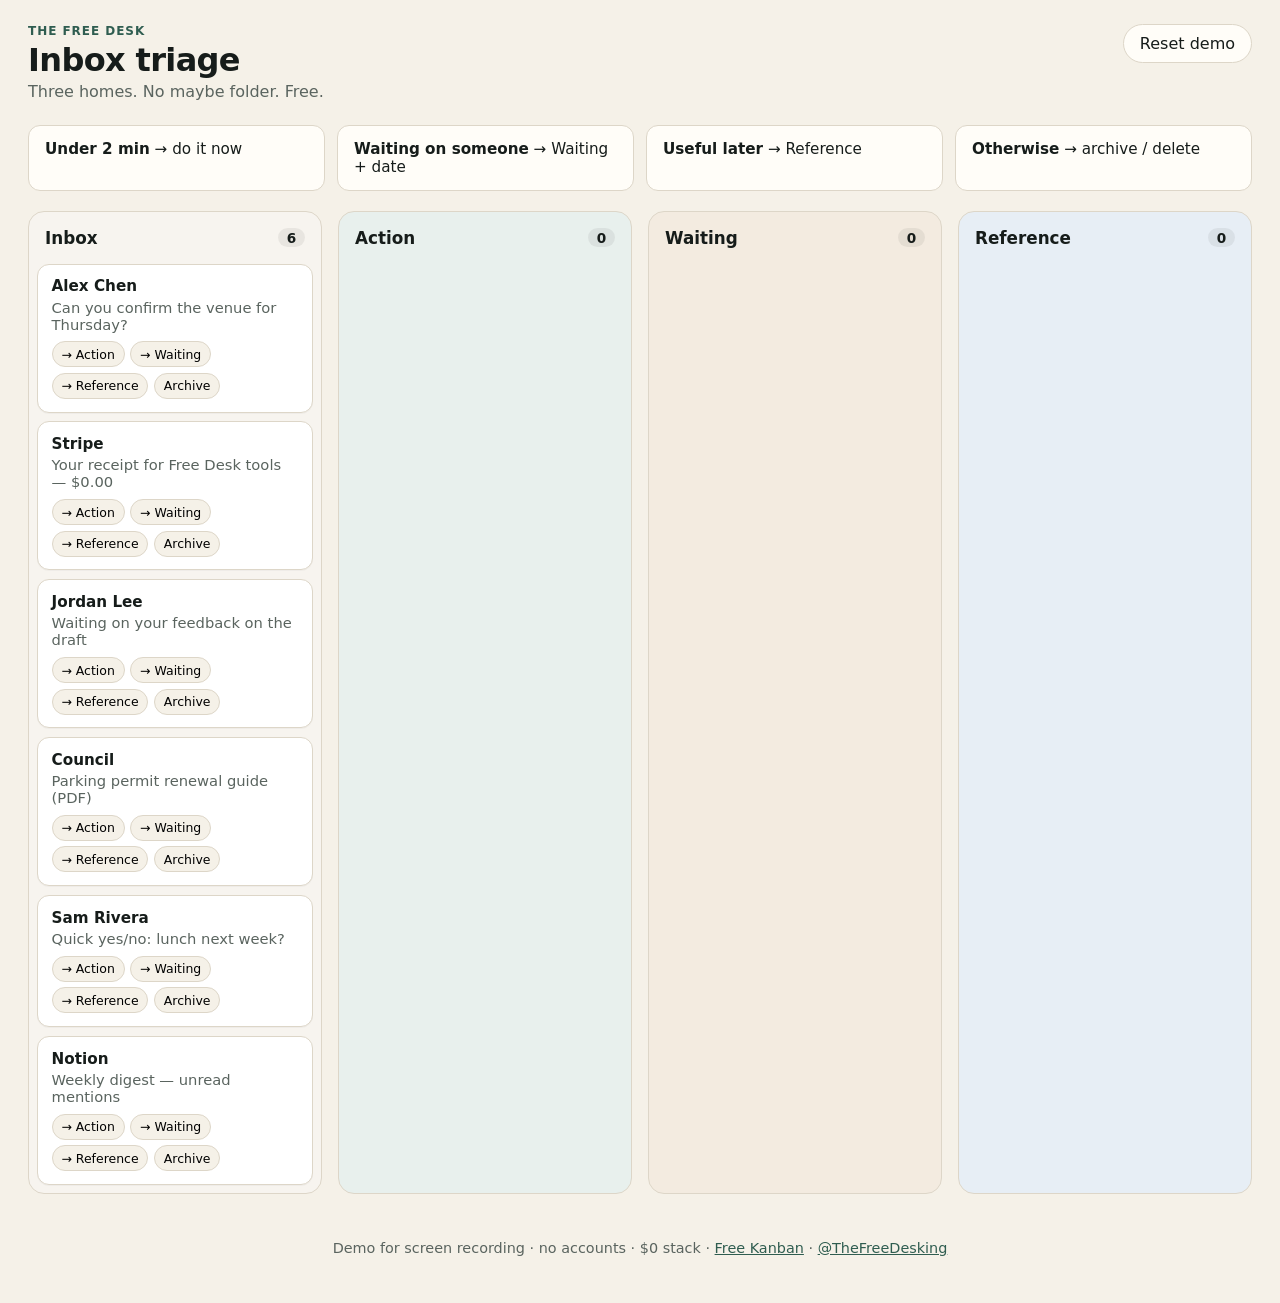
<file: index.html>
<!DOCTYPE html>
<html lang="en-AU">
<head>
  <meta charset="utf-8" />
  <meta name="viewport" content="width=device-width, initial-scale=1" />
  <title>The Free Desk — Inbox Triage</title>
  <link rel="stylesheet" href="styles.css" />
</head>
<body>
  <header class="top">
    <div>
      <p class="brand">The Free Desk</p>
      <h1>Inbox triage</h1>
      <p class="sub">Three homes. No maybe folder. Free.</p>
    </div>
    <button id="reset" type="button">Reset demo</button>
  </header>

  <section class="rules" aria-label="Rules">
    <div><strong>Under 2 min</strong> → do it now</div>
    <div><strong>Waiting on someone</strong> → Waiting + date</div>
    <div><strong>Useful later</strong> → Reference</div>
    <div><strong>Otherwise</strong> → archive / delete</div>
  </section>

  <main class="board">
    <section class="col" data-col="inbox">
      <h2>Inbox <span id="count-inbox" class="count">0</span></h2>
      <div class="list" id="inbox"></div>
    </section>
    <section class="col" data-col="action">
      <h2>Action <span id="count-action" class="count">0</span></h2>
      <div class="list" id="action"></div>
    </section>
    <section class="col" data-col="waiting">
      <h2>Waiting <span id="count-waiting" class="count">0</span></h2>
      <div class="list" id="waiting"></div>
    </section>
    <section class="col" data-col="reference">
      <h2>Reference <span id="count-reference" class="count">0</span></h2>
      <div class="list" id="reference"></div>
    </section>
  </main>

  <p class="foot">Demo for screen recording · no accounts · $0 stack · <a href="kanban.html">Free Kanban</a> · <a href="https://www.youtube.com/@TheFreeDesking">@TheFreeDesking</a></p>
  <script src="app.js"></script>
</body>
</html>
</file>
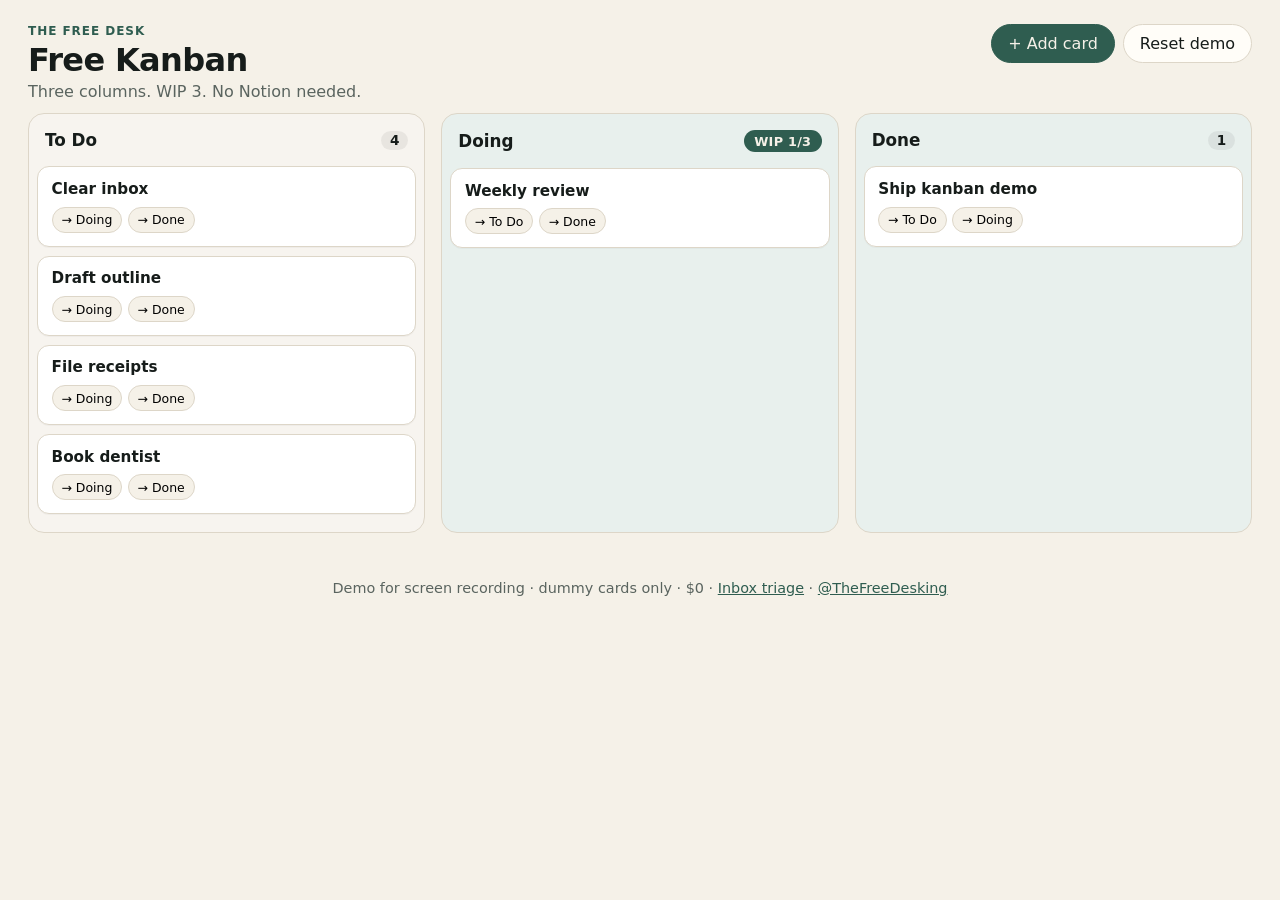
<file: kanban.html>
<!DOCTYPE html>
<html lang="en-AU">
<head>
  <meta charset="utf-8" />
  <meta name="viewport" content="width=device-width, initial-scale=1" />
  <title>The Free Desk — Free Kanban</title>
  <link rel="stylesheet" href="styles.css" />
</head>
<body class="kanban-page">
  <header class="top">
    <div>
      <p class="brand">The Free Desk</p>
      <h1>Free Kanban</h1>
      <p class="sub">Three columns. WIP 3. No Notion needed.</p>
    </div>
    <div class="top-actions">
      <button id="add-card" type="button">+ Add card</button>
      <button id="reset" type="button">Reset demo</button>
    </div>
  </header>

  <div id="wip-banner" class="wip-banner" hidden role="status" aria-live="polite">
    WIP full — finish one first
  </div>

  <main class="board board-3" aria-label="Kanban board">
    <section class="col" data-col="todo">
      <h2>To Do <span id="count-todo" class="count">0</span></h2>
      <div class="list" id="todo"></div>
    </section>
    <section class="col col-doing" data-col="doing">
      <h2>
        Doing
        <span class="wip-badge" id="wip-badge" title="Hard WIP limit">WIP <span id="wip-now">0</span>/3</span>
      </h2>
      <div class="list" id="doing"></div>
    </section>
    <section class="col" data-col="done">
      <h2>Done <span id="count-done" class="count">0</span></h2>
      <div class="list" id="done"></div>
    </section>
  </main>

  <p class="foot">
    Demo for screen recording · dummy cards only · $0 ·
    <a href="index.html">Inbox triage</a> ·
    <a href="https://www.youtube.com/@TheFreeDesking">@TheFreeDesking</a>
  </p>
  <script src="kanban.js"></script>
</body>
</html>
</file>
<file: styles.css>
:root {
  --bg: #f5f1e8;
  --ink: #161c1a;
  --muted: #5a645f;
  --card: #fffdf8;
  --line: #ddd6c8;
  --accent: #2f5d50;
  --action: #e8f0ed;
  --waiting: #f3ebe0;
  --reference: #e7eef5;
  --inbox: #f7f4ef;
  --doing: #e8f0ed;
}

* { box-sizing: border-box; }
body {
  margin: 0;
  font-family: ui-sans-serif, system-ui, -apple-system, Segoe UI, Roboto, Helvetica, Arial, sans-serif;
  background: var(--bg);
  color: var(--ink);
  min-height: 100vh;
}

.top {
  display: flex;
  justify-content: space-between;
  align-items: flex-start;
  gap: 1rem;
  padding: 1.5rem 1.75rem 0.75rem;
}
.top-actions { display: flex; gap: 0.5rem; flex-wrap: wrap; }
.brand {
  margin: 0;
  text-transform: uppercase;
  letter-spacing: 0.08em;
  font-size: 0.75rem;
  color: var(--accent);
  font-weight: 700;
}
h1 { margin: 0.2rem 0; font-size: 2rem; letter-spacing: -0.02em; }
.sub { margin: 0; color: var(--muted); }

#reset, #add-card {
  border: 1px solid var(--line);
  background: var(--card);
  color: var(--ink);
  border-radius: 999px;
  padding: 0.55rem 1rem;
  font: inherit;
  cursor: pointer;
}
#add-card {
  background: var(--accent);
  color: #f5f1e8;
  border-color: var(--accent);
}
#reset:hover, #add-card:hover { filter: brightness(0.97); border-color: var(--accent); }

.rules {
  display: grid;
  grid-template-columns: repeat(4, minmax(0, 1fr));
  gap: 0.75rem;
  margin: 0.75rem 1.75rem 1.25rem;
}
.rules div {
  background: var(--card);
  border: 1px solid var(--line);
  border-radius: 12px;
  padding: 0.85rem 1rem;
  font-size: 0.95rem;
}

.board {
  display: grid;
  grid-template-columns: repeat(4, minmax(0, 1fr));
  gap: 1rem;
  padding: 0 1.75rem 2rem;
}
.board-3 {
  grid-template-columns: repeat(3, minmax(0, 1fr));
}
.col {
  background: var(--card);
  border: 1px solid var(--line);
  border-radius: 16px;
  min-height: 420px;
  display: flex;
  flex-direction: column;
}
.col[data-col="inbox"] { background: var(--inbox); }
.col[data-col="action"] { background: var(--action); }
.col[data-col="waiting"] { background: var(--waiting); }
.col[data-col="reference"] { background: var(--reference); }
.col[data-col="todo"] { background: var(--inbox); }
.col[data-col="doing"] { background: var(--doing); }
.col[data-col="done"] { background: var(--action); }
.col h2 {
  margin: 0;
  padding: 1rem 1rem 0.5rem;
  font-size: 1.05rem;
  display: flex;
  justify-content: space-between;
  align-items: center;
  gap: 0.5rem;
}
.count {
  background: rgba(0,0,0,0.06);
  border-radius: 999px;
  padding: 0.1rem 0.55rem;
  font-size: 0.85rem;
}
.wip-badge {
  background: var(--accent);
  color: #f5f1e8;
  border-radius: 999px;
  padding: 0.2rem 0.65rem;
  font-size: 0.8rem;
  font-weight: 700;
  letter-spacing: 0.02em;
}
.wip-badge.full {
  background: #8b3a3a;
}
.list {
  padding: 0.5rem;
  display: flex;
  flex-direction: column;
  gap: 0.55rem;
  flex: 1;
}

.card {
  background: #fff;
  border: 1px solid var(--line);
  border-radius: 12px;
  padding: 0.8rem 0.85rem;
  box-shadow: 0 1px 0 rgba(0,0,0,0.03);
}
.card .from { font-weight: 650; font-size: 0.95rem; }
.card .subject { margin: 0.2rem 0 0.55rem; color: var(--muted); font-size: 0.92rem; }
.actions { display: flex; flex-wrap: wrap; gap: 0.35rem; margin-top: 0.55rem; }
.actions button {
  border: 1px solid var(--line);
  background: var(--bg);
  border-radius: 999px;
  padding: 0.28rem 0.55rem;
  font: inherit;
  font-size: 0.78rem;
  cursor: pointer;
}
.actions button:hover { border-color: var(--accent); color: var(--accent); }
.actions button.danger:hover { border-color: #8b3a3a; color: #8b3a3a; }

.wip-banner {
  margin: 0 1.75rem 0.85rem;
  padding: 0.75rem 1rem;
  border-radius: 12px;
  background: #8b3a3a;
  color: #f5f1e8;
  font-weight: 700;
  font-size: 1.05rem;
  text-align: center;
  letter-spacing: 0.01em;
}
.wip-banner.show { display: block; }

.foot {
  text-align: center;
  color: var(--muted);
  padding-bottom: 2rem;
  font-size: 0.9rem;
}
.foot a { color: var(--accent); }

@media (max-width: 1100px) {
  .rules, .board, .board-3 { grid-template-columns: 1fr 1fr; }
}
@media (max-width: 700px) {
  .rules, .board, .board-3 { grid-template-columns: 1fr; }
  .top { flex-direction: column; }
}
</file>
